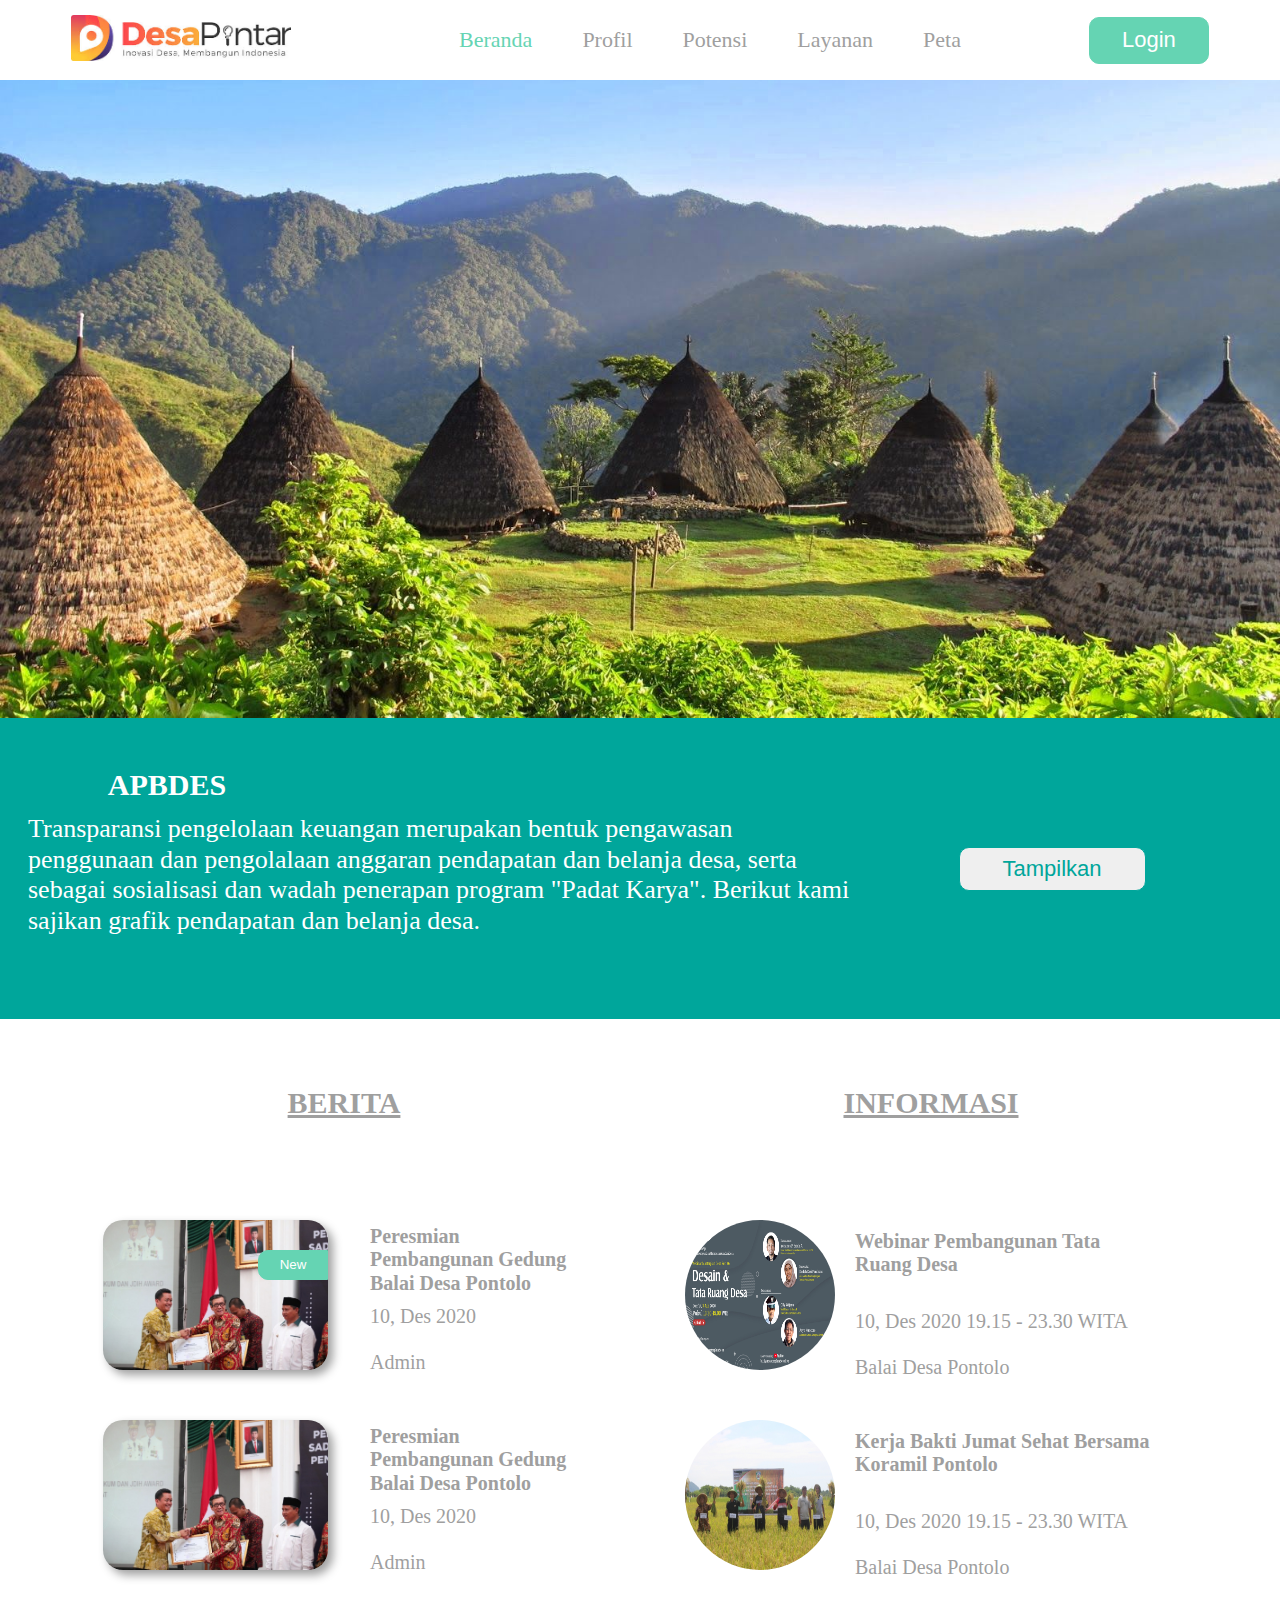
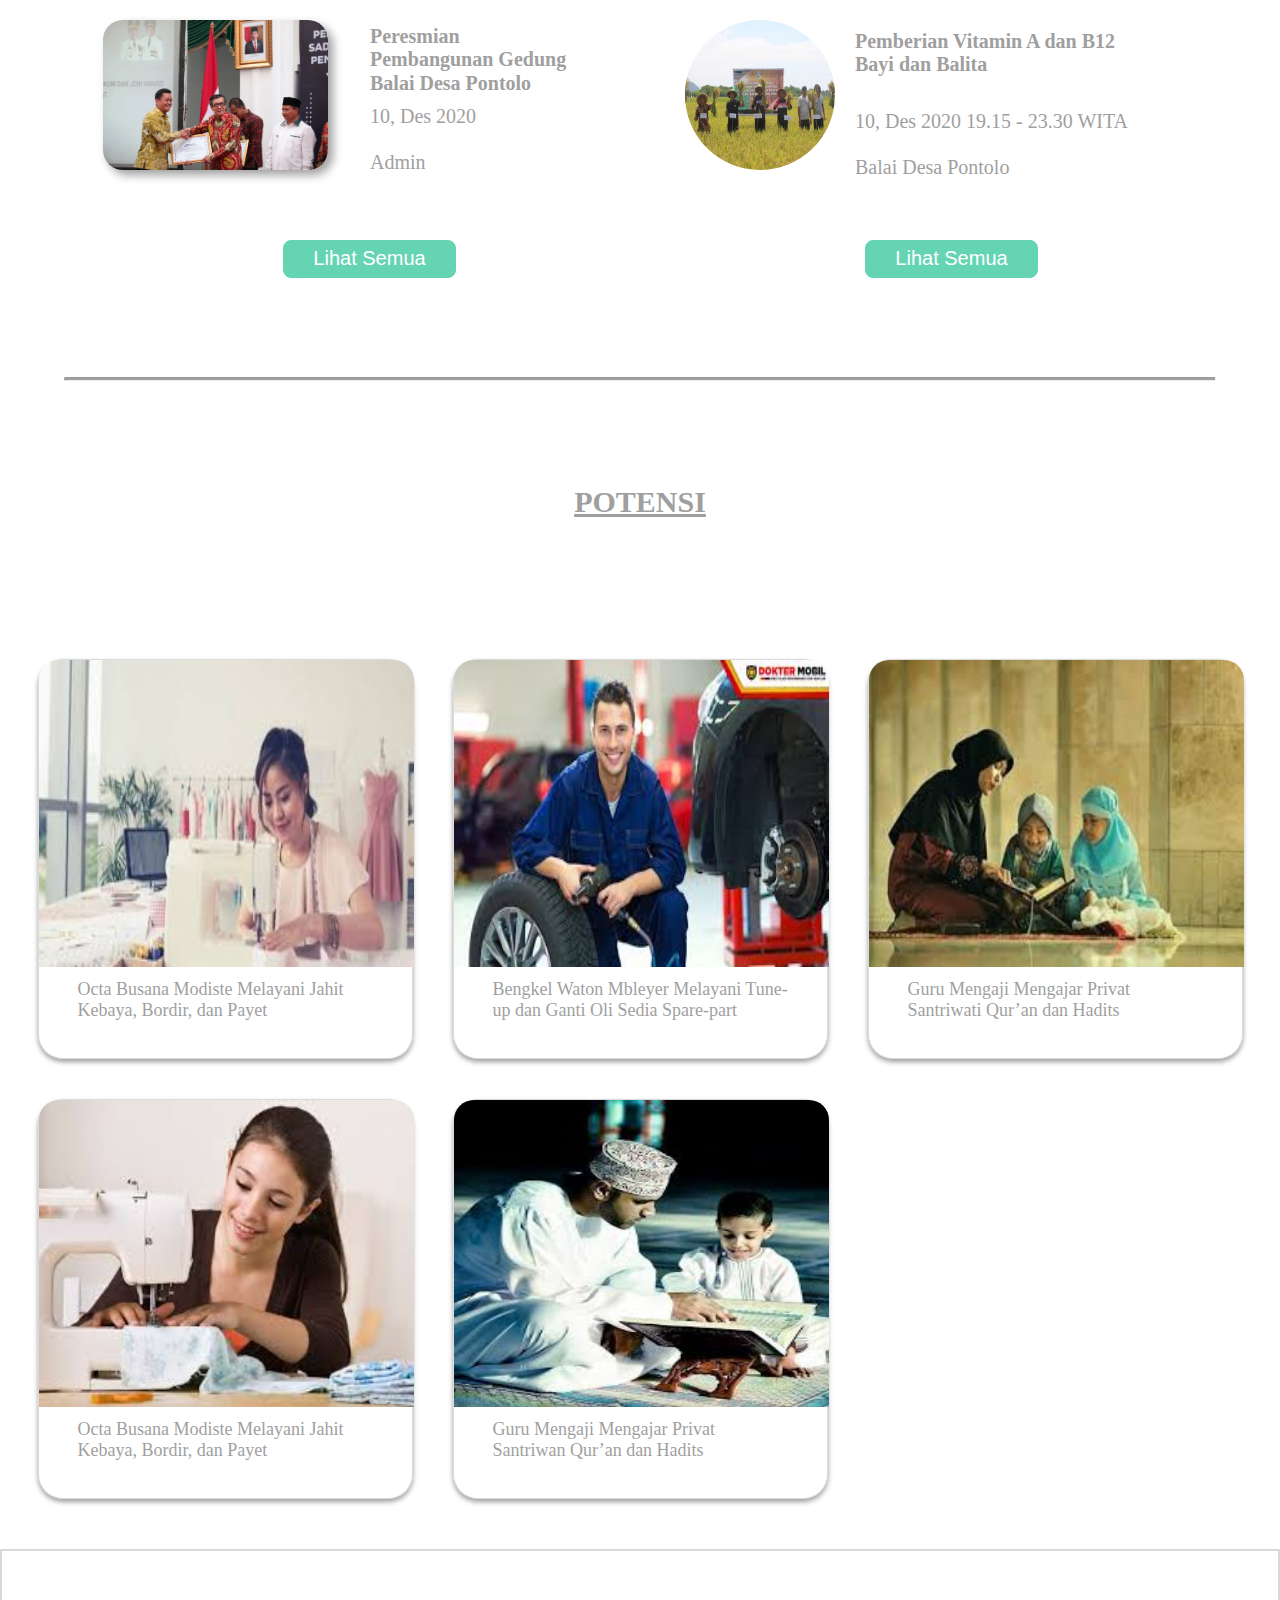
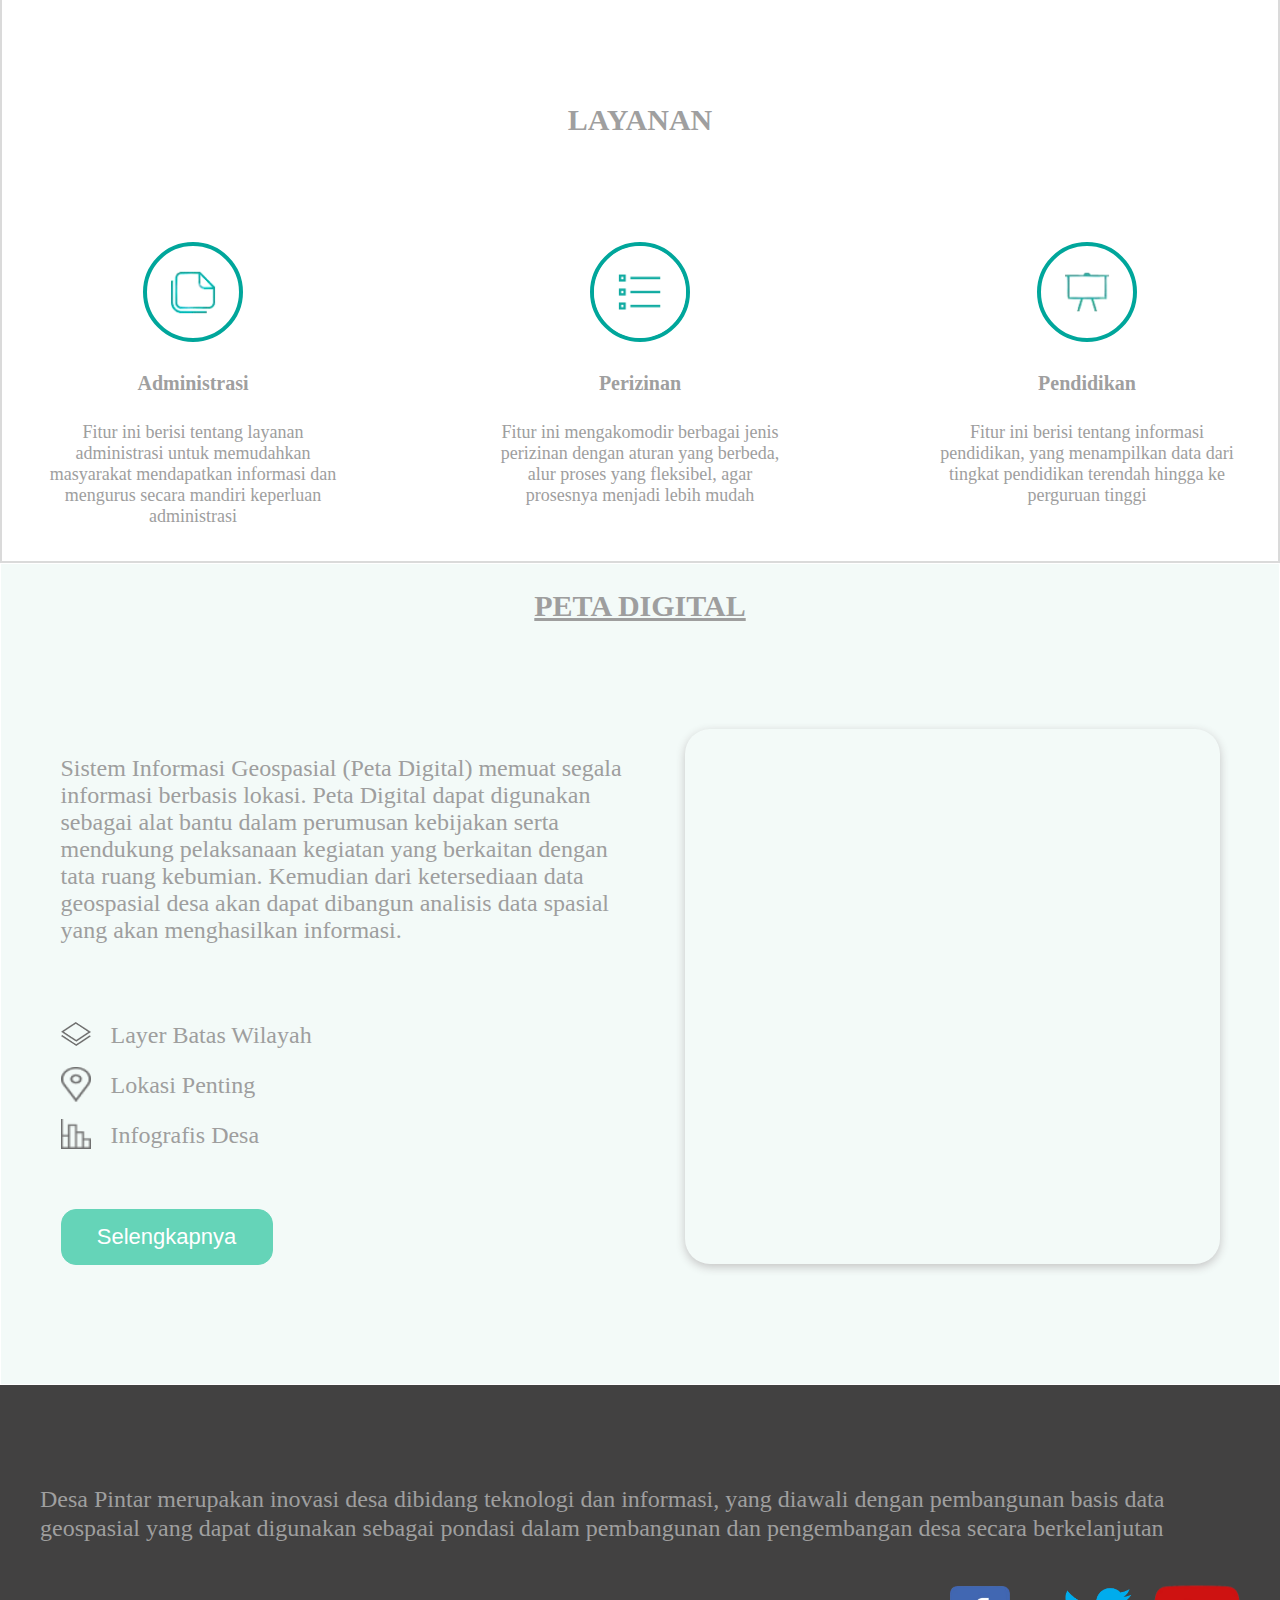
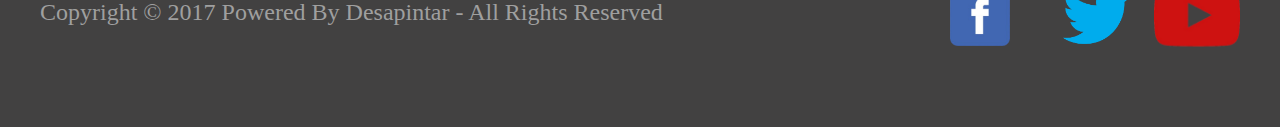
<file: responsive.html>
<!DOCTYPE html>
<html lang="en">
<head>
    <meta charset="UTF-8">
    <meta name="viewport" content="width=device-width, initial-scale=1.0">
    <link rel="stylesheet" href="responsive.css">
    <title>Desain Responsif Horizontal ke Vertikal</title>
</head>
<body>
    <div class="Beranda">
        <nav class="navbar">
            <div class="nav_content">
                <div class="nav_menu">
                    <div class="line1"></div>
                    <div class="line2"></div>
                    <div class="line3"></div>
                </div>
                <div class="logo">
                    <img src="./gambar/Desa pintar.jpg" alt="desa pintar.jpg">
                </div>
                <div class="list">
                    <ul>
                        <li><a href="#" class="beranda">Beranda</a></li>
                        <li><a href="#">Profil</a></li>
                        <li><a href="#">Potensi</a></li>
                        <li><a href="#">Layanan</a></li>
                        <li><a href="#">Peta</a></li>
                    </ul>
                </div>
                <div class="tombol">
                    <button>Login</button>
                </div>
            </div>
        </nav>
        <hero class="hero">
                <img src="gambar/gambar_desa_pintar.jpg" alt="">
        </hero>
        <section class="section1">
            <div class="sec_main">
                <div class="APBDES">
                    <h3>APBDES</h3>
                    <p>Transparansi pengelolaan keuangan merupakan bentuk pengawasan penggunaan dan pengolalaan anggaran pendapatan dan belanja desa, serta sebagai sosialisasi dan wadah penerapan program "Padat Karya". Berikut kami sajikan grafik pendapatan dan belanja desa.</p>
                </div>
                <div class="sidebar">
                    <button>Tampilkan</button>
                </div>
            </div>
        </section>
        <section class="section2">
            <div class="sec_2">
                <div class="sidebar_berita">
                    <h2>BERITA</h2>
                        <div class="kotak">
                            <div class="gambar1">
                                <div class="new">
                                    <button>New</button>
                                </div>
                                <img src="./gambar/penyerahan.jpg" alt="">
                            </div>
                            <div class="teks">
                                <h4>Peresmian Pembangunan Gedung Balai Desa Pontolo</h4>
                                <p class="tanggal">10, Des 2020</p>
                                <p class="admin">Admin</p>
                            </div>
                        </div>
                        <div class="kotak">
                            <div class="gambar2"><img src="./gambar/penyerahan.jpg" alt=""></div>
                            <div class="teks">
                                <h4>Peresmian Pembangunan Gedung Balai Desa Pontolo</h4>
                                <p class="tanggal">10, Des 2020</p>
                                <p class="admin">Admin</p>
                            </div>
                        </div>
                        <div class="kotak">
                            <div class="gambar2"><img src="./gambar/penyerahan.jpg" alt=""></div>
                            <div class="teks">
                                <h4>Peresmian Pembangunan Gedung Balai Desa Pontolo</h4>
                                <p class="tanggal">10, Des 2020</p>
                                <p class="admin">Admin</p>
                            </div>
                        </div>
                        <div class="tombol2">
                            <button>Lihat Semua</button>
                        </div>
                </div>
                <div class="sidebar_informasi">
                    <h2>INFORMASI</h2>
                        <div class="lingkaran">
                            <div class="gambar3"><img src="./gambar/tata_ruang_desa.jpg" alt=""></div>
                            <div class="teks">
                                <h4>Webinar Pembangunan Tata Ruang Desa</h4>
                                <div class="waktu">
                                    <p>10, Des 2020 19.15 - 23.30 WITA</p>
                                </div>
                                <p class="Balai">Balai Desa Pontolo</p>
                            </div>
                        </div>
                        <div class="lingkaran">
                            <div class="gambar3"><img src="./gambar/petani.jpg" alt=""></div>
                            <div class="teks">
                                <h4>Kerja Bakti Jumat Sehat Bersama Koramil Pontolo </h4>
                                <div class="waktu">
                                    <p>10, Des 2020 19.15 - 23.30 WITA</p>
                                </div>
                                <p class="Balai">Balai Desa Pontolo</p>
                            </div>
                        </div>
                        <div class="lingkaran">
                            <div class="gambar3"><img src="./gambar/petani.jpg" alt=""></div>
                            <div class="teks">
                                <h4>Pemberian Vitamin A dan B12 Bayi dan Balita</h4>
                                <div class="waktu">
                                    <p>10, Des 2020 19.15 - 23.30 WITA</p>
                                </div>
                                <p class="Balai">Balai Desa Pontolo</p>
                            </div>
                        </div>
                        <div class="tombol2">
                            <button>Lihat Semua</button>
                        </div>
                </div>
            </div>
        </section>
        <div class="hr">
            <hr>
        </div>
        <section class="section3">
            <div class="sec_3">
                <h2>POTENSI</h2>
                <div class="sec3_hero">
                    <div class="box">
                        <div class="gambar_box"><img src="./gambar/menjahit2.jpg" alt=""></div>
                        <div class="deskripsi">
                            <p>Octa Busana Modiste
                                Melayani Jahit Kebaya, Bordir, dan Payet</p> 
                        </div>
                    </div>
                    <div class="box">
                        <div class="gambar_box"><img src="./gambar/mortir.jpg" alt=""></div>
                        <div class="deskripsi">
                            <p>Bengkel Waton Mbleyer
                                Melayani Tune-up dan Ganti Oli
                                Sedia Spare-part</p>
                        </div> 
                    </div>
                    <div class="box">
                        <div class="gambar_box"><img src="./gambar/tadarus2.jpg" alt=""></div>
                        <div class="deskripsi">
                            <p>Guru Mengaji
                            Mengajar Privat Santriwati
                            Qur’an dan Hadits</p>
                        </div>
                    </div>
                </div>
                <div class="sec3_hero2">
                    <div class="box">
                        <div class="gambar_box"><img src="./gambar/menjahit.jpg" alt=""></div>
                        <div class="deskripsi">
                            <p>Octa Busana Modiste
                            Melayani Jahit Kebaya, Bordir, dan Payet</p>
                        </div>
                    </div>
                    <div class="box">
                        <div class="gambar_box"><img src="./gambar/tadarus.jpg" alt=""></div>
                        <div class="deskripsi">
                            <p>Guru Mengaji
                                Mengajar Privat Santriwan
                                Qur’an dan Hadits</p>
                        </div>
                    </div>
                </div>
            </div>
        </section>
        <section class="section4">
            <h2>LAYANAN</h2>
            <div class="vector">
                <div class="vector_main">
                    <img src="./gambar/dokumen.png" alt="">
                    <h4>Administrasi</h4>
                    <p>Fitur ini berisi tentang layanan administrasi untuk memudahkan masyarakat mendapatkan informasi dan mengurus secara mandiri keperluan administrasi</p>
                </div>
                <div class="vector_main">
                    <img src="./gambar/Checliste_1_1.png" alt="">
                    <h4>Perizinan</h4>
                    <p>Fitur ini mengakomodir berbagai jenis perizinan dengan aturan yang berbeda, alur proses yang fleksibel, agar prosesnya menjadi lebih mudah</p>
                </div>
                <div class="vector_main">
                    <img src="./gambar/Tv__2.png" alt="">
                    <h4>Pendidikan</h4>
                    <p>Fitur ini berisi tentang informasi pendidikan, yang menampilkan data dari tingkat pendidikan terendah hingga ke perguruan tinggi</p>
                </div>
            </div>
        </section>
        <section class="section5"> 
            <h2>PETA DIGITAL</h2>
            <div class="sec_5">
                <div class="isi">
                    <div class="isi_main">
                        <div class="sec_teks">
                            <P>Sistem Informasi Geospasial (Peta Digital) memuat segala informasi berbasis lokasi. Peta Digital dapat digunakan sebagai alat bantu dalam perumusan kebijakan serta mendukung pelaksanaan kegiatan yang berkaitan dengan tata ruang kebumian. Kemudian dari ketersediaan data geospasial desa akan dapat dibangun analisis data spasial yang akan menghasilkan informasi.</P>
                            <div class="vector_1">
                                <img src="./gambar/Layer.png" alt="">
                                <p>Layer Batas Wilayah</p>
                            </div>
                            <div class="vector_1">
                                <img src="./gambar/Lokasi.png" alt="">
                                <p>Lokasi Penting</p>
                            </div>
                            <div class="vector_1">
                                <img src="./gambar/Diagram.png" alt="">
                                <p>Infografis Desa</p>
                            </div>     
                            <div class="tombol3">
                                <button>Selengkapnya</button>
                            </div>
                        </div>
                    </div>
                    <div class="peta">
                        <iframe src="https://www.google.com/maps/embed?pb=!1m18!1m12!1m3!1d15957.801226118505!2d122.84899923404858!3d0.7782093932942076!2m3!1f0!2f0!3f0!3m2!1i1024!2i768!4f13.1!3m3!1m2!1s0x327947a227753b9d%3A0xd382edb2a2adb537!2sMalingkapoto%2C%20Pontolo%2C%20Kec.%20Kwandang%2C%20Kabupaten%20Gorontalo%20Utara%2C%20Gorontalo!5e0!3m2!1sid!2sid!4v1725958667291!5m2!1sid!2sid" width="600" height="450" style="border:0;" allowfullscreen="" loading="lazy" referrerpolicy="no-referrer-when-downgrade"></iframe>
                    </div>
                </div>
            </div>
        </section>
        <footer class="footer">
            <div class="foot_main">
                <div class="foot_1">
                    <p>Desa Pintar merupakan inovasi desa dibidang teknologi dan informasi, yang diawali dengan pembangunan basis data geospasial yang dapat digunakan sebagai pondasi dalam pembangunan dan pengembangan desa secara berkelanjutan</p>
                </div>
                <div class="foot_2">
                    <div class="foot_teks">
                        <p>Copyright © 2017 Powered By Desapintar - All Rights Reserved</p>
                    </div>
                    <div class="foot_logo">
                    <div class="logo_fb"><img src="./gambar/facebook.png" alt=""></div>
                    <div class="logo1"><img src="./gambar/twitter.png" alt=""></div>
                    <div class="logo1"><img src="./gambar/youtube.png" alt=""></div>
                </div>
            </div>
        </footer>
    </div>
</body>
</html>
</file>
<file: responsive.css>
*{
    box-sizing: border-box;
}

body{
    margin: 0;
    padding: 0;
}

.Beranda{
    width: 100%;
    font-family: 'Roboto';
 }
 .navbar{
    display: flex;
    position: fixed;
    background-color: white;
    z-index: 99;
    width: 100%;
    height: 80px;
    align-items: center;
    justify-content: center;
}

.nav_content{
    width: auto;
    display: flex;
    justify-content: space-between;
    align-items: center;
    gap: 8rem;
}

.logo img{
    width: 220px;
}

.list ul{
    display: flex;
    gap: 50px;
}

.list ul li{
    list-style: none;
    height:26px;
}

.list a{
    text-decoration: none;
    line-height: 26px;
    font-weight: 400;
    color: #9F9F9F;
    font-size: 22px;
}

.list .beranda{
    color: #65D4B3;
}

.nav_menu{
    display: none;
    cursor: pointer;
    flex-direction: column;
    gap: 5px;
}

.nav_menu div {
    width: 25px;
    height: 3px;
    background-color: black;
    transition: transform 0.3s ease;
}
.tombol button{
    background-color: #65D4B3;
    border: 1px solid #65D4B3;
    width: 120px;
    height: 47px;
    border-radius: 10px;
    color: white;
    font-size: 22px;
}

.hero img{
    width: 100%;
    display: flex;
}

.section1{
    width: 100%;
    height: 301px;
    background-color: #00A69B;
    display: flex;
    justify-content:center ;
    align-items: center;
}

.sec_main{
    width: auto;
    height: 301px;
    display: flex;
    justify-content: space-between;
    align-items: center;
}
.APBDES h3{
    font-size: 30px;
    width: 178px;
    height: 46px;
    margin: 50px 0px 0px 50px;
    text-align: center;
}

.APBDES p{
    width: 824px;
    font-size: 26px;
    line-height: 30.47px;
    margin-top: 0;
}

.APBDES{
    height: 301px;
    width: 824px;
    color: white;
}

.sidebar{
    height: 301px;
    width: 400px;
    display: flex;
    justify-content: center;
    align-items: center;
}
.sidebar button{
    width: 187px;
    height: 44px;
    border-radius: 10px;
    color: #00A69B;
    border: 1px solid #00A69B;
    font-size: 22px;
    font-weight: 400;
}

.section2{
    display: flex;
    width: 100%;
    height: 100%;
    align-items: center;
    justify-content: center;
}

.sec_2{
    width: auto;
    height: 900px;
    gap: 100px;
    display: flex;
    justify-content: space-between;
    align-items: center;
}

.section2 h2{
    text-decoration: underline;
    text-align: center;
    color: #9F9F9F;
    margin-bottom: 100px;
    font-size: 30px;
    font-weight: 700;
}

.sidebar_berita{
    width: 100%;
}
.sidebar_berita .kotak{
    margin-bottom: 50px;
}

.kotak{
    width: 482px;
    gap: 20px;
    height: 150px;
    display: flex;
    justify-content: space-between;
}

.kotak .gambar1 img{
    height: 150px;
    width: 225px;
    border-radius: 20px;
    box-shadow: 5px 5px 10px #9F9F9F;
}
.gambar1 .new{
    width: 225px;
    margin-top: 30px;
    position: absolute;
    display: flex;
    justify-content: flex-end;
    height: 30px;
}
.gambar1 .new button{
    width: 70px;
    height: 30px;
    border-radius: 10px 0px 0px 10px;
    color: white;
    background: #65D4B3;
    border: 1px solid #65D4B3;
}

.kotak .teks{
    display: inline-block;
    width: auto;
    height: 150px;
    color: #9F9F9F;

}

.kotak h4{
    width: 215px;
    height: 80px;
    line-height: 23.44px;
    margin-top: 5px;
    margin-bottom: 0;
    font-size: 20px;
}

.sidebar_berita .teks .tanggal{
    width: 120px;
    height: 26px;
    font-size: 20px;
    margin: 0;
}

.sidebar_berita .teks .admin{
    width: 64px;
    height: 22px;
    font-size: 20px;
}

.kotak .gambar2 img{
    height: 150px;
    width: 225px;
    border-radius: 20px;
    box-shadow: 5px 5px 10px #9F9F9F;
}
.sidebar_informasi{
    width: 100%;
}
.sidebar_informasi .lingkaran{
    margin-bottom: 44px;
}

.sidebar_informasi .waktu p{
    width: 100%;
    height: 26px;
    line-height: 23.44px;
    font-size: 20px;
    font-weight: 400px;
}

.sidebar_informasi .Balai{
    width: 171px;
    height: 22px;
    font-size: 20px;
    font-weight: 400;
    line-height: 23.44px;
}

.lingkaran{
    gap: 20px;
    width: 492px;
    height: 156px;
    display: flex;
    justify-content: space-between;
}

.lingkaran .gambar3 img{
    height: 150px;
    width: 150px;
    border-radius: 50%;
    box-shadow: 10px;
}

.lingkaran h4{
    width: 301px;
    height: 80px;
    line-height: 23.44px;
    margin-top: 10px;
    margin-bottom: 0;
    font-size: 20px;
}

.lingkaran .teks{
    display: inline-block;
    width: 100%;
    height: 156px;
    margin-right: 3px;
    color: #9F9F9F;
}

.lingkaran p{
    margin-left: 0;
    margin-top: 0;
}

.tombol2 button{
    border-radius: 8px;
    width: 173px;
    height: 38px;
    color: white;
    background: #65D4B3;
    border: 1px solid #65D4B3;
    margin-left: 180px;
    margin-top: 20px;
    font-size: 20px;
}

.hr {
    width: 100%;
    margin-top: 50px;
    display: flex;
    justify-content: center;
    align-items: center;
}

.hr hr{
    height: 4px;
    width: 90%;
    background-color: #9F9F9F;
    border-radius: 5px;
}

.section3{
    margin-top: 60px;
    width: 100%;
    height: 1100px;
    display: flex;
    justify-content: center;
    align-items: center;
}

.sec_3{
    width: auto;
    display: flex;
    gap: 40px;
    flex-direction: column;
    justify-content: center;
    align-items: center;
    padding-bottom: 40px;
}
.sec_3 .sec3_hero{
    display: flex;
    justify-content: space-between;
    width: auto;
    gap: 40px;
}

.sec_3 .sec3_hero2{
    display: flex;
    justify-content: flex-start;
    width: 100%;
    gap: 40px;
}

.sec_3 h2{
    text-decoration: underline;
    text-align: center;
    color: #9F9F9F;
    margin-bottom: 100px;
    font-size: 30px;
    font-weight: 700;
}

.box .gambar_box{
    width: 375px;
    height: 307px;
}

.section3 .box{
    width: 375px;
    height: 400px;
    border: 1px solid rgba(196,196,196,0.62);
    border-radius: 25px;
    box-shadow: 0px 3px 5px #9F9F9F;
}

.box .deskripsi{
    width: 375px;
    height: 66px;
    display: flex;
    justify-content: center;
    align-items: center;
}

.section3 .box img{
    width: 375px;
    height: 307px;
    border-radius: 20px 20px 0px 0px;
}

.section3 p{
    width: 297px;
    line-height: 21px;
    color: #9F9F9F;
    font-size: 18px;
}

.section4{
    border: 2px solid rgba(196,196,196,0.62);
    width: 100%;
    height: 614px;
    display: flex;
    flex-direction: column;
    justify-content: center;
    align-items: center;
}

.section4 h2{
     color: #9F9F9F;
     text-align: center;
     margin-top: 100px;
     font-size: 30px;
     font-weight: 700px;
}

.vector{
    display: flex;
    align-items: center;
    justify-content: space-between;
    margin-top: 80px;
    gap: 150px;
    height: auto;
    width: auto;

}

.vector_main img{
    height: 100px;
    width: 100px;
    border: 4px solid #00A69B;
    border-radius: 50%;
}

.vector_main{
    height: 268px;
    width: 297px;
    text-align: center;
}

.vector h4{
    text-align: center;
    color:#9F9F9F;
    font-size: 20px;
    font-weight: 500px;
}

.vector p{
    height: 108px;
    width: 297px; 
    text-align: center;
    line-height: 21.09px;
    color: #9E9E9E;
    font-size: 18px;
    font-weight: 400px;
}

.section5{
    width: 100%;
    height: 822px;
    background: rgba(142, 214, 192, 0.11);
    border: 1px solid white;
}
.sec_5{
    width: auto;
    height: 700px;
    display: flex;
    justify-content: center;
    align-items: center;
}

.section5 h2{
    text-decoration: underline;
    text-align: center;
    color: #9E9E9E;
    font-size: 30px;
    font-weight: 700;
}

.section5 .isi{
    display: flex;
    gap: 60px;
    align-items: center;
    width: auto;
    justify-content: space-between;
}

.isi_main{
    display: flex;
    height: 535px;
    justify-content: space-between;
    align-items: center;
}

.sec_teks p{
    width: 564px;
    height: 230px;
    font-size: 24px;
    color: #9E9E9E;
}

.vector_1{
    display: flex;
    align-items: center;
    width: 294;
    height: 50px;
}

.vector_1 p{
    width: 233px;
    height: 24px;
    margin-left: 20px;
}

.vector_1 img{
    width: 30px;
}

.tombol3 button{
    height: 56px;
    width: 212px;
    margin-top: 50px;
    color: white;
    background: #65D4B8;
    border: 1PX solid #65D4B8;
    border-radius: 15px;
    font-size: 22px;
}

.peta iframe{
    width: 535px;
    height: 535px;
    border-radius: 25px;
    box-shadow: 0px 3px 10px #C4C4C4;
}

.footer{
    width: 100%;
    display: flex;
    justify-content: center;
    align-items: center;
    background: #424141;
}

.foot_main{
    height: 342px;
    width: auto;
    display: inline-block;
}

.foot_1 p{
    width: 1200px;
    height: 90px;
    color: #9F9F9F;
    line-height: 28.13px;
    margin-top: 100px;
    margin-bottom: 0;
    font-size: 24px;
    font-weight: 500;
}

.foot_2{
    display: flex;
    width: 100%;
    justify-content: space-between;
}

.foot_2 .foot_teks p{
    width: 674px;
    height: 28px;
    color: #9F9F9F;
    font-size: 24px;
}

.foot_2 .foot_logo{
    width: 320px;
    height: 86px;
    display: flex;
    align-items: center;
    justify-content: space-between;
}
.foot_logo .logo_fb img{
    width: 120px;
}
.foot_logo .logo1 img{
    width: 86px;
}


@media screen and (max-width: 768px) {
    .navbar{
        width: 100%;
    }
    .nav_content{
        width: 90%;
    }
    .list {
        display: none;
        flex-direction: column;
        position: absolute;
        background-color: #333;
        height: calc(100vh - 60px);
        text-align: center;
        justify-content: space-between;
    }

    .nav_menu{
        display: flex;
    }

    .nav-active {
        display: flex;
    }

    .logo{
        display: none;
    }
    .tombol button{
        width: 100px;
        height: 35px;
        border-radius: 8px;
        font-size: 16px;
    }
    .section1{
        height: 100%;
        width: 100%;
    }
    .APBDES{
        width: 100%;
        height: 100%;
    }

    .APBDES h3{
        text-align: start;
        margin-left: 0;
        font-size: 25px;
    }

    .APBDES p{
        width: 100%;
        height: 100%;
        font-size: 20px;
    }
    .sec_main{
        align-items: start;
        flex-direction: column;
        width: 90%;
        height: 100%;
        gap: 10px;
    }
    .sidebar{
        width: 100%;
        height: 100%;
        align-items: start;
        justify-content: flex-start;
        padding-bottom: 50px;
    }
    .sidebar button{
        width: 167px;
        height: 34px;
        border-radius: 10px;
        font-size: 16px;
        font-weight: 600;
    }
    .section2{
        width: 100%;
    }
    .section2 h2{
        font-size: 28px;
    }
    .sec_2{
        flex-direction: column;
        height: 100%;
        gap: 50px;
        margin-top: 20px;
    }
    .tombol2 button{
        margin-left: 0;
    }
    .kotak{
        width: 100%;
        flex-direction: column;
        justify-content: center;
        align-items: center;
        height: 100%;
    }
    .kotak .gambar2 img{
        width: 100%;
        height: auto;
    }
    .kotak .gambar1 img{
        width: 100%;
        height: auto;
    }
    .kotak .gambar1 button{
        height:100% ;
        width: 100px;
        font-size: 20px;
    }
    .gambar1 .new{
        width: 90%;
        height: 40px;
        position: absolute;
        display:flex ;
        justify-content: flex-end;
    }
    .sidebar_berita .teks{
        width: 100%;
        gap: 10px;
        display: flex;
        justify-content: center;
        flex-direction: column;
    }
    .kotak .teks h4{
        width: 100%;
        font-size: 23px;
        height: auto;
        text-align: center;
    }
    .sidebar_berita .kotak .tanggal{
        font-size: 20px;
        width: 100%;
        height: auto;
        text-align: center;
    }
    .sidebar_berita{
        display: flex;
        flex-direction: column;
        justify-content: center;
        align-items: center;
    }
    .sidebar_berita .kotak .admin{
        width: 100%;
        text-align: center;
        margin: 0;
    }
    .sidebar_informasi{
        display: flex;
        flex-direction: column;
        justify-content: center;
        align-items: center;
    }
    .sidebar_informasi .teks{
        width: 100%;
        margin: 0;
        gap: 10px;
        display: flex;
        flex-direction: column;
    }
    .lingkaran{
        width: 100%;
        flex-direction: column;
        justify-content: center;
        align-items: center;
        height: 100%;
    }
    .lingkaran .gambar3 img{
        width: 200px;
        height: 200px;
    }
    .lingkaran .teks h4{
        width: 100%;
        font-size: 23px;
        height: auto;
        text-align: center;
    }
    .sidebar_informasi .waktu p{
        text-align: center;
        margin: 0;
    }
    .sidebar_informasi .Balai{
        width: 100%;
        text-align: center;
        margin: 0;
    }
    .section4{
        padding: 20px;
    }
    .vector{
        height: 100%;
        display: flex;
        align-items: center;
        flex-wrap: wrap;
        justify-content: center;
    }
    .vector{
        height: 100%;
        display: flex;
        align-items: center;
        flex-wrap: wrap;
        justify-content: center;
    }
    .foot_2{
        display: flex;
        flex-wrap: wrap;
        width: 100%;
        height: auto;
    }
    
}
@media (max-width:1068px) {
    .nav_content{
        width: 90%;
        gap: 0;
    }
    .nav_menu{
        display: flex;
    }

    .nav-active {
        display: flex;
    }

    .logo{
        display: none;
    }
    .list a{
        line-height: 26px;
        font-weight: 400;
        font-size: 16px;
    }
    .tombol button{
        width: 100px;
        height: 35px;
        border-radius: 5px;
        font-size: 16px;
    }
    .section1{
        height: 100%;
    }
    .APBDES{
        width: 100%;
        height: 100%;
    }
    .sec_main{
        width: 90%;
        height: 100%;
    }
    .APBDES p{
        width: 100%;
        height: 100%;
        font-size: 20px;
    }
    .APBDES h3{
        font-size: 25px;
    }
    .sidebar button{
        width: 167px;
        height: 34px;
        border-radius: 10px;
        font-size: 16px;
        font-weight: 600;
    }
    .kotak{
        width: 100%;
    }
    .lingkaran{
        width: 100%;
    }
    .sec_2{
        height: 100%;
        width: 90%;
        gap: 10;
        justify-content: center;
        align-items: center;
    }
    .sidebar_berita{
        display: flex;
        flex-direction: column;
        justify-content: center;
        align-items: center;
    }
    .sidebar_informasi{
        display: flex;
        flex-direction: column;
        justify-content: center;
        align-items: center;
    }
    .tombol2 button{
        margin-left: 0;
    }
    .kotak h4{
        width:100%;
        height: auto;
        font-size: 16px;
    }
    .sidebar_berita .teks .tanggal{
        width: 100%;
        margin-top: 10px;
        font-size: 16px;
    }
    .sidebar_berita .teks .admin{
        width: 100%;
        margin-top: 0;
        font-size: 16px;
    }
    .lingkaran{
        width: 100%;
    }
    .lingkaran h4{
        width:100%;
        margin-top: 0;
        height: auto;
        font-size: 16px;
    }
    .lingkaran .waktu p{
        margin-top: 10px;
        font-size: 15px;
        height: 100%;
    }
    .sidebar_informasi .Balai{
        font-size: 15px;
        width: 100%;
    }
    .section3{
        height: auto;
    }
    .sec_3{
        width: 100%;
        gap: 40px;
    }
    .sec_3 .sec3_hero{
        width: 90%;
        height: auto;
        flex-wrap: wrap;
        justify-content: center;
        gap: 40px;
    }
    
    .sec_3 .sec3_hero2{
        width: 90%;
        flex-wrap: wrap;
        justify-content: center;
        height: auto;
        gap: 40px;
    }
    .section4{
        height: auto;
        padding: 20px;
    }
    .vector{
        width: 90%;
        gap: 30px;
    }
    .vector_main{
        height: auto;
        width: 297px;
        text-align: center;
    }
    
    .vector h4{
        font-size: 18px;
        font-weight: 500px;
    }
    
    .vector p{
        height: auto;
        width: 100%; 
        text-align: center;
        font-size: 15px;
        font-weight: 400px;
    }
    .sec_5{
        width: 100%;
        padding: 40px 0px;
        height: auto;
        display: flex;
        justify-content: center;
        align-items: center;
    }
    .section5 .isi{
        display: flex;
        justify-content: center;
        gap: 40px;
        align-items: center;
        flex-direction: column-reverse;
        width: 90%;
    }
    .section5{
        width: 100%;
        height: 100%;
    }
    .peta{
        width: 100%;
        height: auto;
    }
    .peta iframe{
        width: 100%;
        height: 60vh;
    }
    .isi_main{
        width: 100%;
        height: auto;
    }
    .sec_teks p{
        width: 100%;
        height: auto;
        font-size: 20px;
    }
    .vector_1 p{
        width: 100%;
        height: auto;
        margin-left: 20px;
    }
    .section5 h2{
        font-size: 25px;
        font-weight: 700;
    }
    .tombol3 button{
        height: 36px;
        width: 167px;
        border-radius: 15px;
        font-size: 16px;
    }
    .footer{
        height: auto;
        padding-bottom: 90px;
    }
    
    .foot_main{
        height: auto;
        display: flex;
        flex-direction: column;
        gap: 40px;
        width: 90%;
    }
    .foot_1 p{
        width: 100%;
        height: auto;
        line-height: 28.13px;
        margin-bottom: 0;
        font-size: 18px;
        font-weight: 500;
    }
    
    .foot_2{
        display: flex;
        width: 100%;
        height: auto;
        justify-content: center;
    }
    .foot_logo{
        width: 100%;
        height: auto;
    }
    .foot_2 .foot_teks p{
        width: 100%;
        height: auto;
        color: #9F9F9F;
        font-size: 18px;
    }
    
}
@media (max-width:376px){
    .section1{
        height: 100%;
        width: 100%;
    }
    .APBDES{
        width: 100%;
        height: 100%;
    }

    .APBDES h3{
        text-align: start;
        margin-left: 0;
        font-size: 25px;
    }

    .APBDES p{
        width: 100%;
        height: 100%;
        font-size: 20px;
    }
    .sec_main{
        align-items: start;
        flex-direction: column;
        width: 90%;
        height: 100%;
        gap: 10px;
    }
    .sidebar{
        width: 100%;
        height: 100%;
        align-items: start;
        justify-content: flex-start;
        padding-bottom: 50px;
    }
    .sidebar button{
        width: 167px;
        height: 34px;
        border-radius: 10px;
        font-size: 16px;
        font-weight: 600;
    }
    .section2{
        width: 100%;
    }
    .section2 h2{
        font-size: 28px;
    }
    .sec_2{
        flex-direction: column;
        height: 100%;
        gap: 50px;
        margin-top: 20px;
    }
    .tombol2 button{
        margin-left: 0;
    }
    .kotak{
        width: 100%;
        flex-direction: column;
        justify-content: center;
        align-items: center;
        height: 100%;
    }
    .kotak .gambar2 img{
        width: 100%;
        height: auto;
    }
    .kotak .gambar1 img{
        width: 100%;
        height: auto;
    }
    .kotak .gambar1 button{
        height:100% ;
        width: 100px;
        font-size: 20px;
    }
    .gambar1 .new{
        width: 90%;
        height: 40px;
        position: absolute;
        display:flex ;
        justify-content: flex-end;
    }
    .sidebar_berita .teks{
        width: 100%;
        gap: 10px;
        display: flex;
        justify-content: center;
        flex-direction: column;
    }
    .kotak .teks h4{
        width: 100%;
        font-size: 23px;
        height: auto;
        text-align: center;
    }
    .sidebar_berita .kotak .tanggal{
        font-size: 20px;
        width: 100%;
        height: auto;
        text-align: center;
    }
    .sidebar_berita{
        display: flex;
        flex-direction: column;
        justify-content: center;
        align-items: center;
    }
    .sidebar_berita .kotak .admin{
        width: 100%;
        text-align: center;
        margin: 0;
    }
    .sidebar_informasi{
        display: flex;
        flex-direction: column;
        justify-content: center;
        align-items: center;
    }
    .sidebar_informasi .teks{
        width: 100%;
        margin: 0;
        gap: 10px;
        display: flex;
        flex-direction: column;
    }
    .lingkaran{
        width: 100%;
        flex-direction: column;
        justify-content: center;
        align-items: center;
        height: 100%;
    }
    .lingkaran .gambar3 img{
        width: 200px;
        height: 200px;
    }
    .lingkaran .teks h4{
        width: 100%;
        font-size: 23px;
        height: auto;
        text-align: center;
    }
    .sidebar_informasi .waktu p{
        text-align: center;
        margin: 0;
    }
    .sidebar_informasi .Balai{
        width: 100%;
        text-align: center;
        margin: 0;
    }
    .section3{
        height: 100%;
    }
    .sec_3{
        height: 100%;
        width: 90%;
        display: flex;
        flex-direction: column;
        align-items: center;
        justify-content: center;
    }
    .sec_3 .sec3_hero{
        width: 100%;
        flex-direction: column;
    }
    
    .section3 .box{
        width: 100%;
        height: auto;
    }
    .section3 .box img{
        width: 100%;
        height: auto;
    }
    .box .deskripsi{
        width: 100%;
        height: auto;
    }
    .box .gambar_box{
        width: 100%;
        height: auto;
    }
    .section3 p{
        width: 100%;
        text-align: center;
        height: auto;
        font-size: 14px;
    }
    .footer{
        height: auto;
    }
    .foot_main{
        height: auto;
    }
    .foot_2{
        height: auto;
    }
    .foot_2 .foot_logo{
        width: 100%;
        height: auto;
        flex-wrap: wrap;
        justify-content: center;
    }
    .foot_logo .logo_fb img{
        width: 90px;
    }
    .foot_logo .logo1 img{
        width: 66px;
    }
}
</file>
